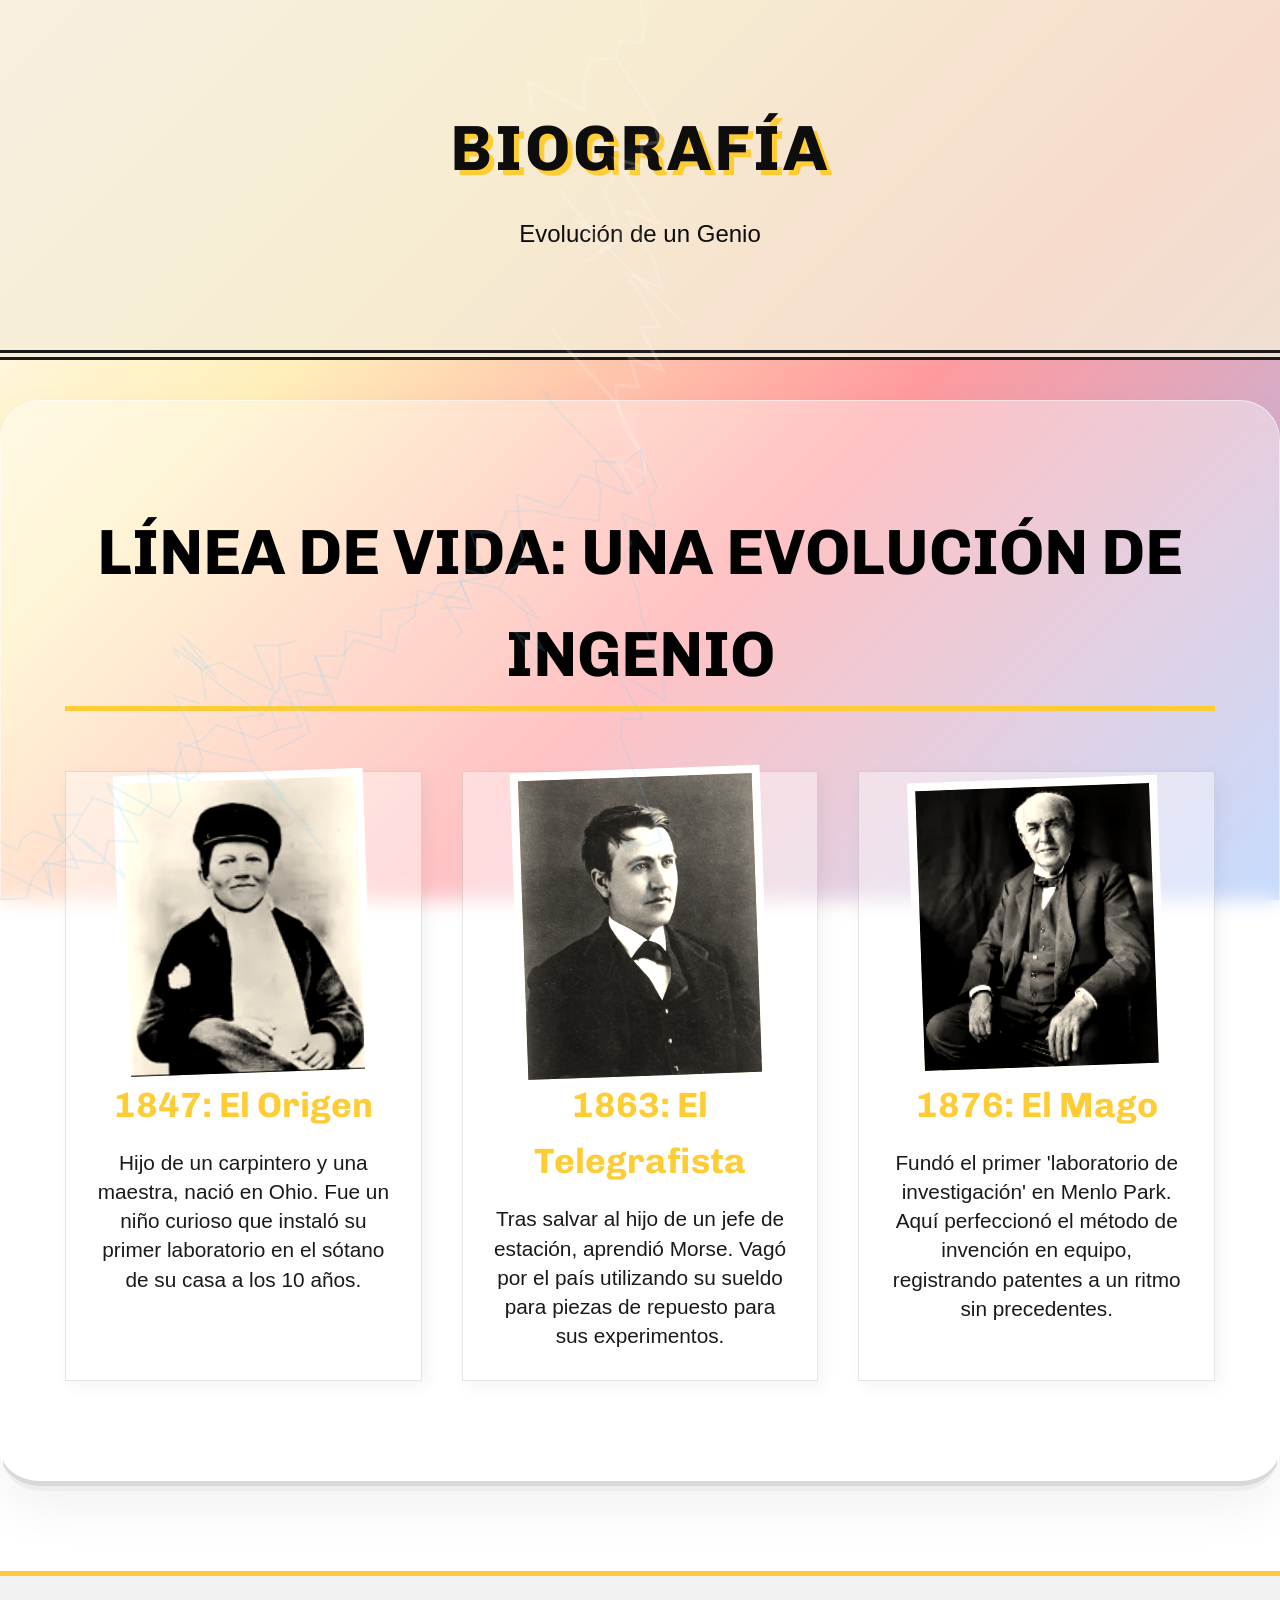
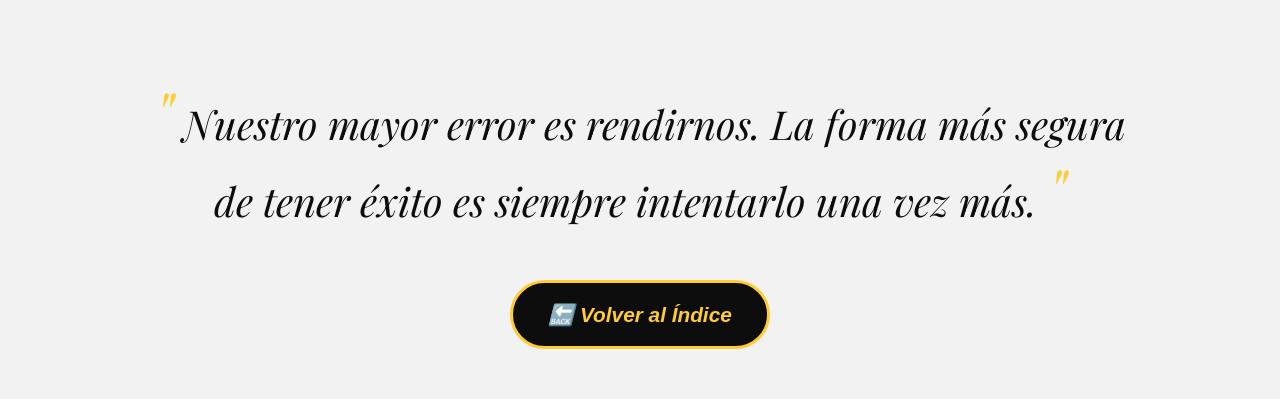
<file: biography.html>
<!DOCTYPE html>
<html lang="es">
<head>
    <meta charset="UTF-8">
    <meta name="viewport" content="width=device-width, initial-scale=1.0">
    <title>Thomas Alva Edison: Biografía</title>
    <link href="https://fonts.googleapis.com/css2?family=Old+Standard+TT:ital,wght@0,400;0,700;1,400&family=Playfair+Display:ital,wght@0,400;0,700;0,900;1,400&family=Chivo:wght@900&display=swap" rel="stylesheet">
    <link rel="stylesheet" href="style.css">
</head>
<body class="slide-page">
    <canvas id="lightning-canvas"></canvas>

    <header class="hero mini">
        <div class="header-content">
            <h1>BIOGRAFÍA</h1>
            <p>Evolución de un Genio</p>
        </div>
    </header>

    <main class="slide-content">
        <section id="biography" class="content-section bio-horizontal">
            <h2 class="section-title-horizontal">Línea de Vida: Una Evolución de Ingenio</h2>
            <div class="horizontal-bio-grid">
                <div class="bio-column">
                    <div class="bio-image-wrapper">
                        <img src="pequeño.webp" alt="Edison Joven" class="vintage-frame mini">
                    </div>
                    <div class="bio-text">
                        <h3>1847: El Origen</h3>
                        <p>Hijo de un carpintero y una maestra, nació en Ohio. Fue un niño curioso que instaló su primer laboratorio en el sótano de su casa a los 10 años.</p>
                    </div>
                </div>

                <div class="bio-column">
                    <div class="bio-image-wrapper">
                        <img src="Thomas-Alva-Edison-man.webp" alt="Edison Telegrafista" class="vintage-frame mini">
                    </div>
                    <div class="bio-text">
                        <h3>1863: El Telegrafista</h3>
                        <p>Tras salvar al hijo de un jefe de estación, aprendió Morse. Vagó por el país utilizando su sueldo para piezas de repuesto para sus experimentos.</p>
                    </div>
                </div>

                <div class="bio-column">
                    <div class="bio-image-wrapper">
                        <img src="foto.webp" alt="Edison El Mago" class="vintage-frame mini">
                    </div>
                    <div class="bio-text">
                        <h3>1876: El Mago</h3>
                        <p>Fundó el primer 'laboratorio de investigación' en Menlo Park. Aquí perfeccionó el método de invención en equipo, registrando patentes a un ritmo sin precedentes.</p>
                    </div>
                </div>
            </div>
        </section>
    </main>

    <footer class="slide-footer">
        <div class="footer-quote">
            Nuestro mayor error es rendirnos. La forma más segura de tener éxito es siempre intentarlo una vez más.
        </div>
        <a href="index.html" class="back-link">🔙 Volver al Índice</a>
    </footer>

    <script src="script.js"></script>
</body>
</html>
</file>
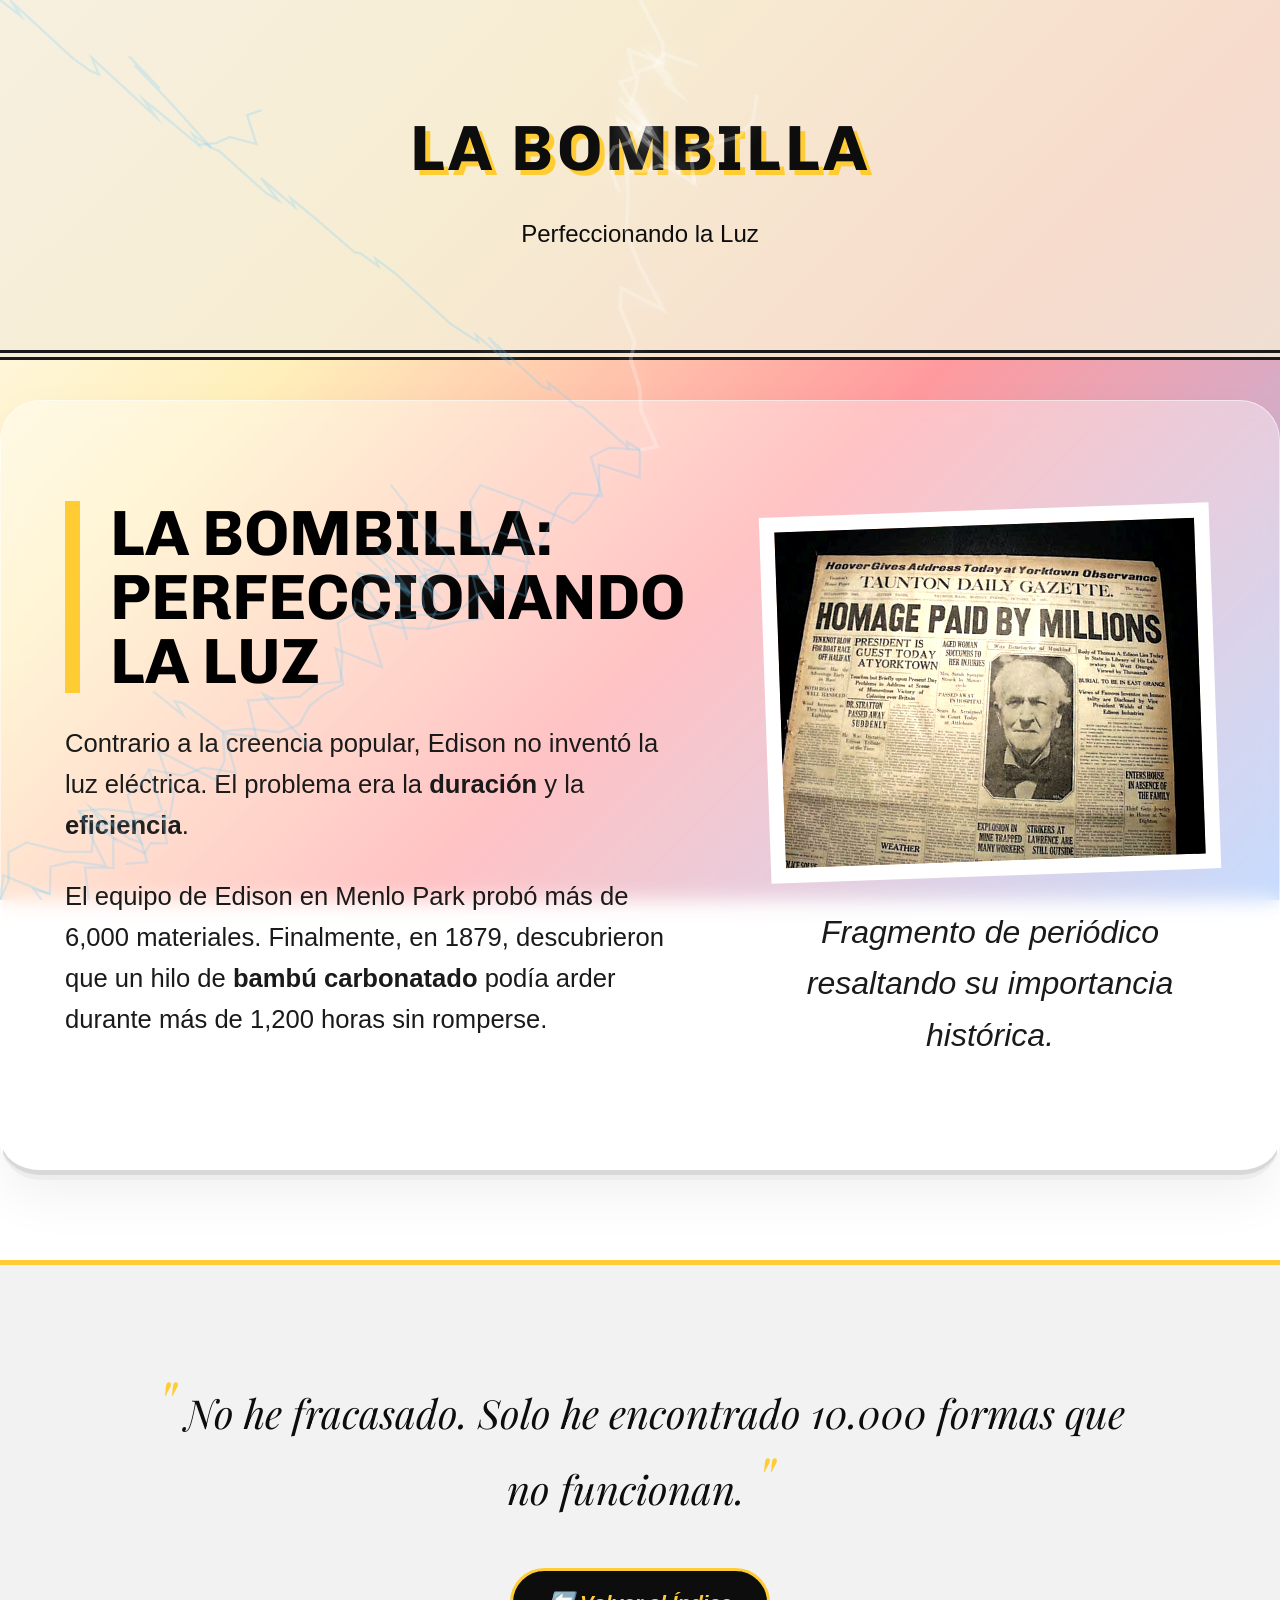
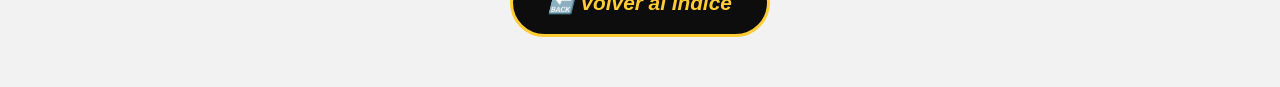
<file: bulb.html>
<!DOCTYPE html>
<html lang="es">
<head>
    <meta charset="UTF-8">
    <meta name="viewport" content="width=device-width, initial-scale=1.0">
    <title>Thomas Alva Edison: La Bombilla</title>
    <link href="https://fonts.googleapis.com/css2?family=Old+Standard+TT:ital,wght@0,400;0,700;1,400&family=Playfair+Display:ital,wght@0,400;0,700;0,900;1,400&family=Chivo:wght@900&display=swap" rel="stylesheet">
    <link rel="stylesheet" href="style.css">
</head>
<body class="slide-page">
    <canvas id="lightning-canvas"></canvas>

    <header class="hero mini">
        <div class="header-content">
            <h1>LA BOMBILLA</h1>
            <p>Perfeccionando la Luz</p>
        </div>
    </header>

    <main class="slide-content">
        <section id="bulb" class="content-section inverted">
            <div class="section-container">
                <div class="image-block">
                    <img src="foto periodico.jpg" alt="Edison y la importancia de la luz" class="vintage-frame">
                    <p class="caption">Fragmento de periódico resaltando su importancia histórica.</p>
                </div>
                <div class="text-block">
                    <h2>LA BOMBILLA: PERFECCIONANDO LA LUZ</h2>
                    <p>Contrario a la creencia popular, Edison no inventó la luz eléctrica. El problema era la <strong>duración</strong> y la <strong>eficiencia</strong>.</p>
                    <p>El equipo de Edison en Menlo Park probó más de 6,000 materiales. Finalmente, en 1879, descubrieron que un hilo de <strong>bambú carbonatado</strong> podía arder durante más de 1,200 horas sin romperse.</p>
                </div>
            </div>
        </section>
    </main>

    <footer class="slide-footer">
        <div class="footer-quote">
            No he fracasado. Solo he encontrado 10.000 formas que no funcionan.
        </div>
        <a href="index.html" class="back-link">🔙 Volver al Índice</a>
    </footer>

    <script src="script.js"></script>
</body>
</html>
</file>
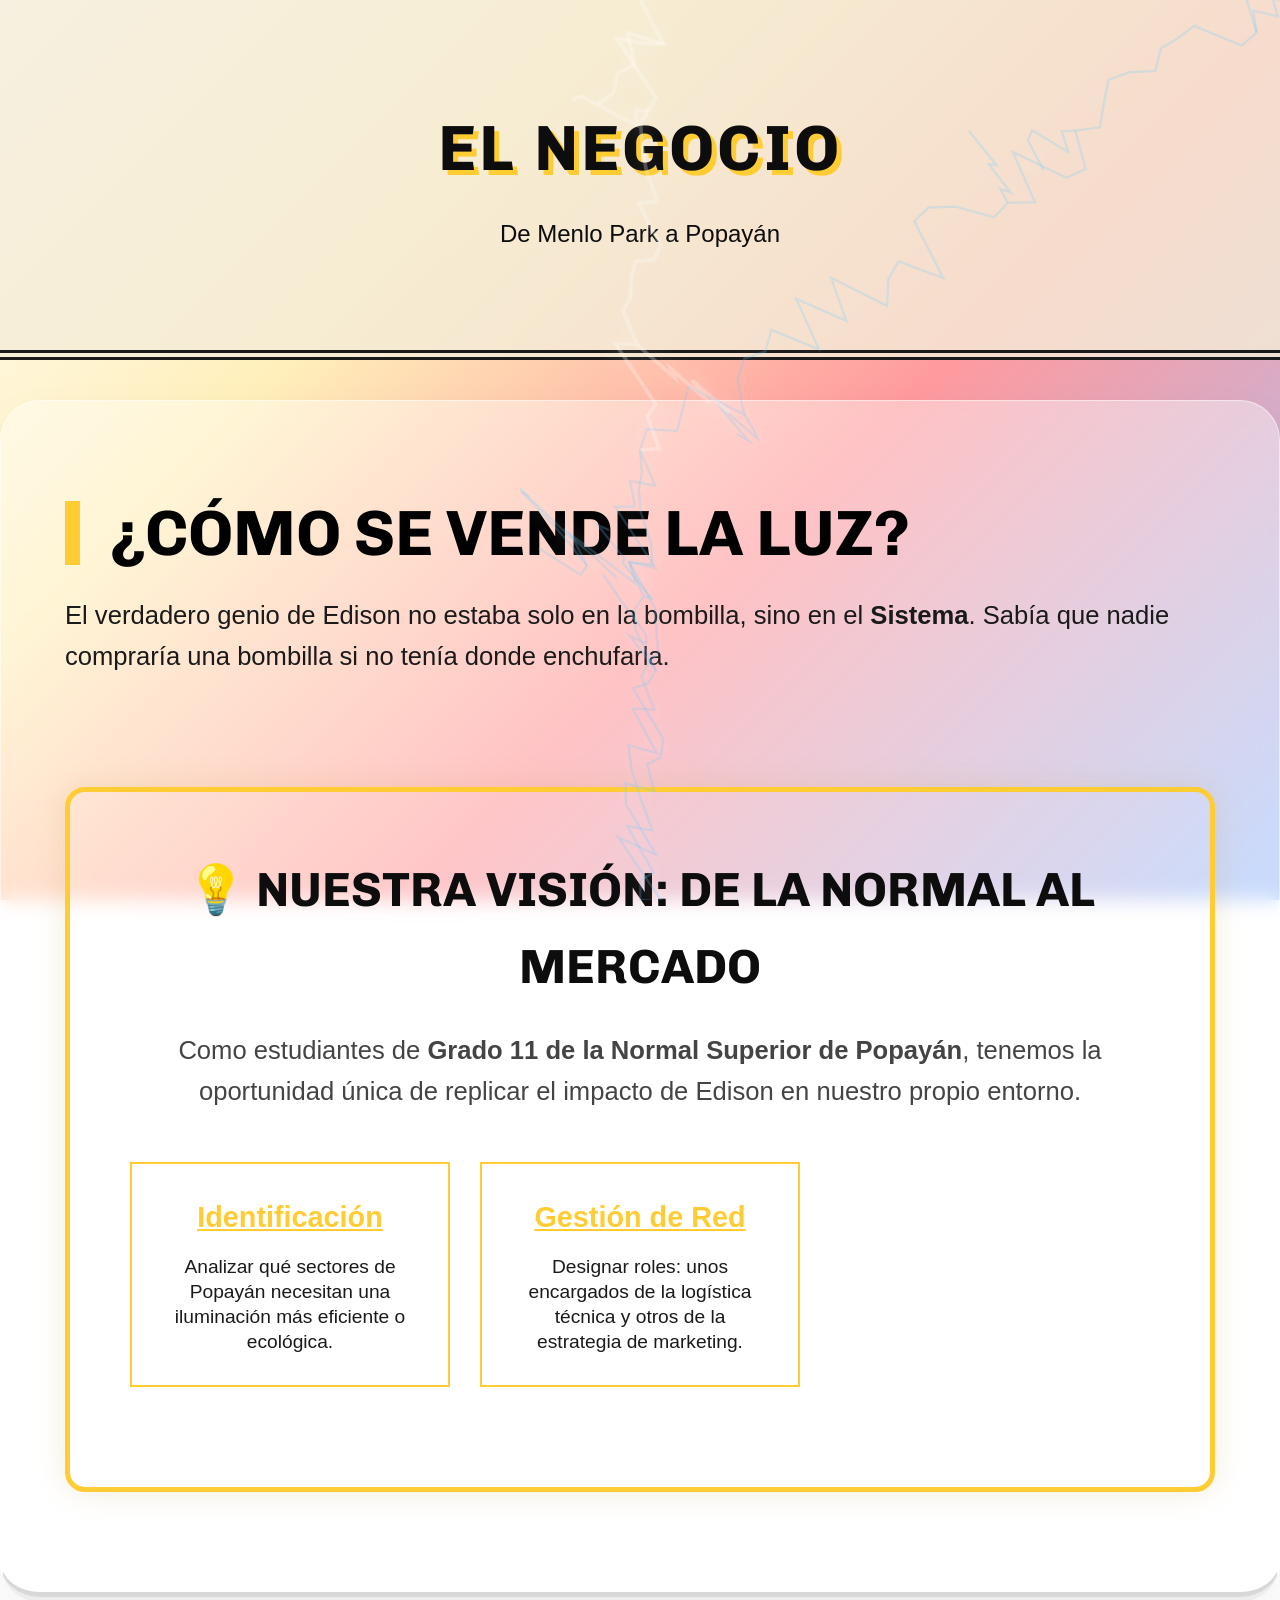
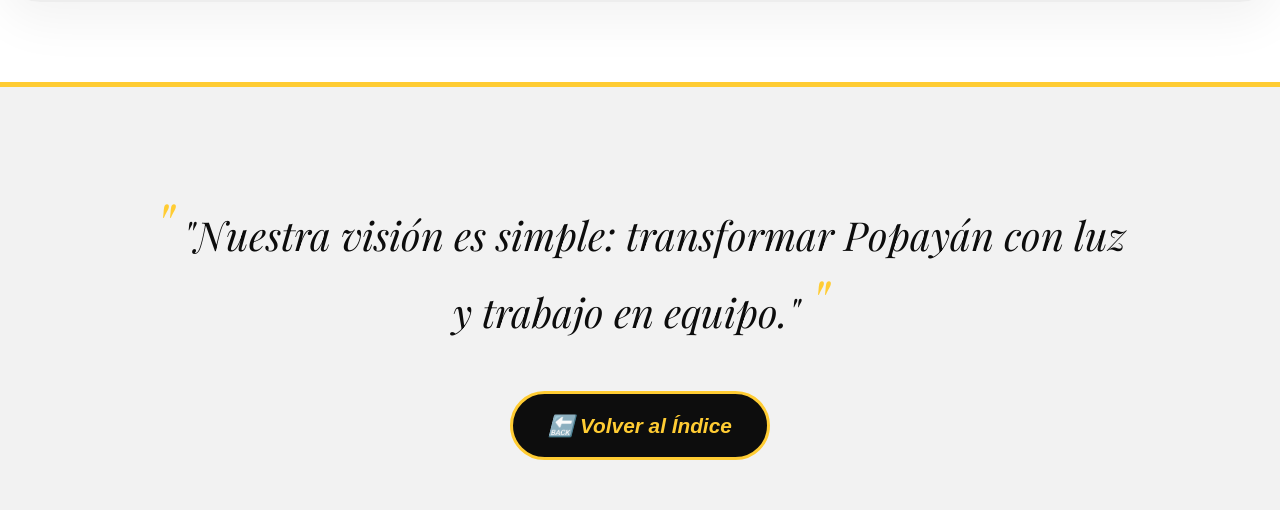
<file: commercialization.html>
<!DOCTYPE html>
<html lang="es">
<head>
    <meta charset="UTF-8">
    <meta name="viewport" content="width=device-width, initial-scale=1.0">
    <title>Thomas Alva Edison: El Negocio y La Normal</title>
    <link href="https://fonts.googleapis.com/css2?family=Old+Standard+TT:ital,wght@0,400;0,700;1,400&family=Playfair+Display:ital,wght@0,400;0,700;0,900;1,400&family=Chivo:wght@900&display=swap" rel="stylesheet">
    <link rel="stylesheet" href="style.css">
</head>
<body class="slide-page">
    <canvas id="lightning-canvas"></canvas>

    <header class="hero mini">
        <div class="header-content">
            <h1>EL NEGOCIO</h1>
            <p>De Menlo Park a Popayán</p>
        </div>
    </header>

    <main class="slide-content">
        <section id="commercialization" class="content-section section-gold">
            <div class="section-container full-width">
                <div class="text-block centered">
                    <h2>¿CÓMO SE VENDE LA LUZ?</h2>
                    <p>El verdadero genio de Edison no estaba solo en la bombilla, sino en el <strong>Sistema</strong>. Sabía que nadie compraría una bombilla si no tenía donde enchufarla.</p>
                </div>
            </div>

            <div class="normal-superior-block">
                <h3>💡 Nuestra Visión: De la Normal al Mercado</h3>
                <p>Como estudiantes de <strong>Grado 11 de la Normal Superior de Popayán</strong>, tenemos la oportunidad única de replicar el impacto de Edison en nuestro propio entorno.</p>
                <div class="normal-grid">
                    <div class="normal-item">
                        <h4>Identificación</h4>
                        <p>Analizar qué sectores de Popayán necesitan una iluminación más eficiente o ecológica.</p>
                    </div>
                    <div class="normal-item">
                        <h4>Gestión de Red</h4>
                        <p>Designar roles: unos encargados de la logística técnica y otros de la estrategia de marketing.</p>
                    </div>
                </div>
            </div>
        </section>
    </main>

    <footer class="slide-footer">
        <div class="footer-quote">
            "Nuestra visión es simple: transformar Popayán con luz y trabajo en equipo."
        </div>
        <a href="index.html" class="back-link">🔙 Volver al Índice</a>
    </footer>

    <script src="script.js"></script>
</body>
</html>
</file>
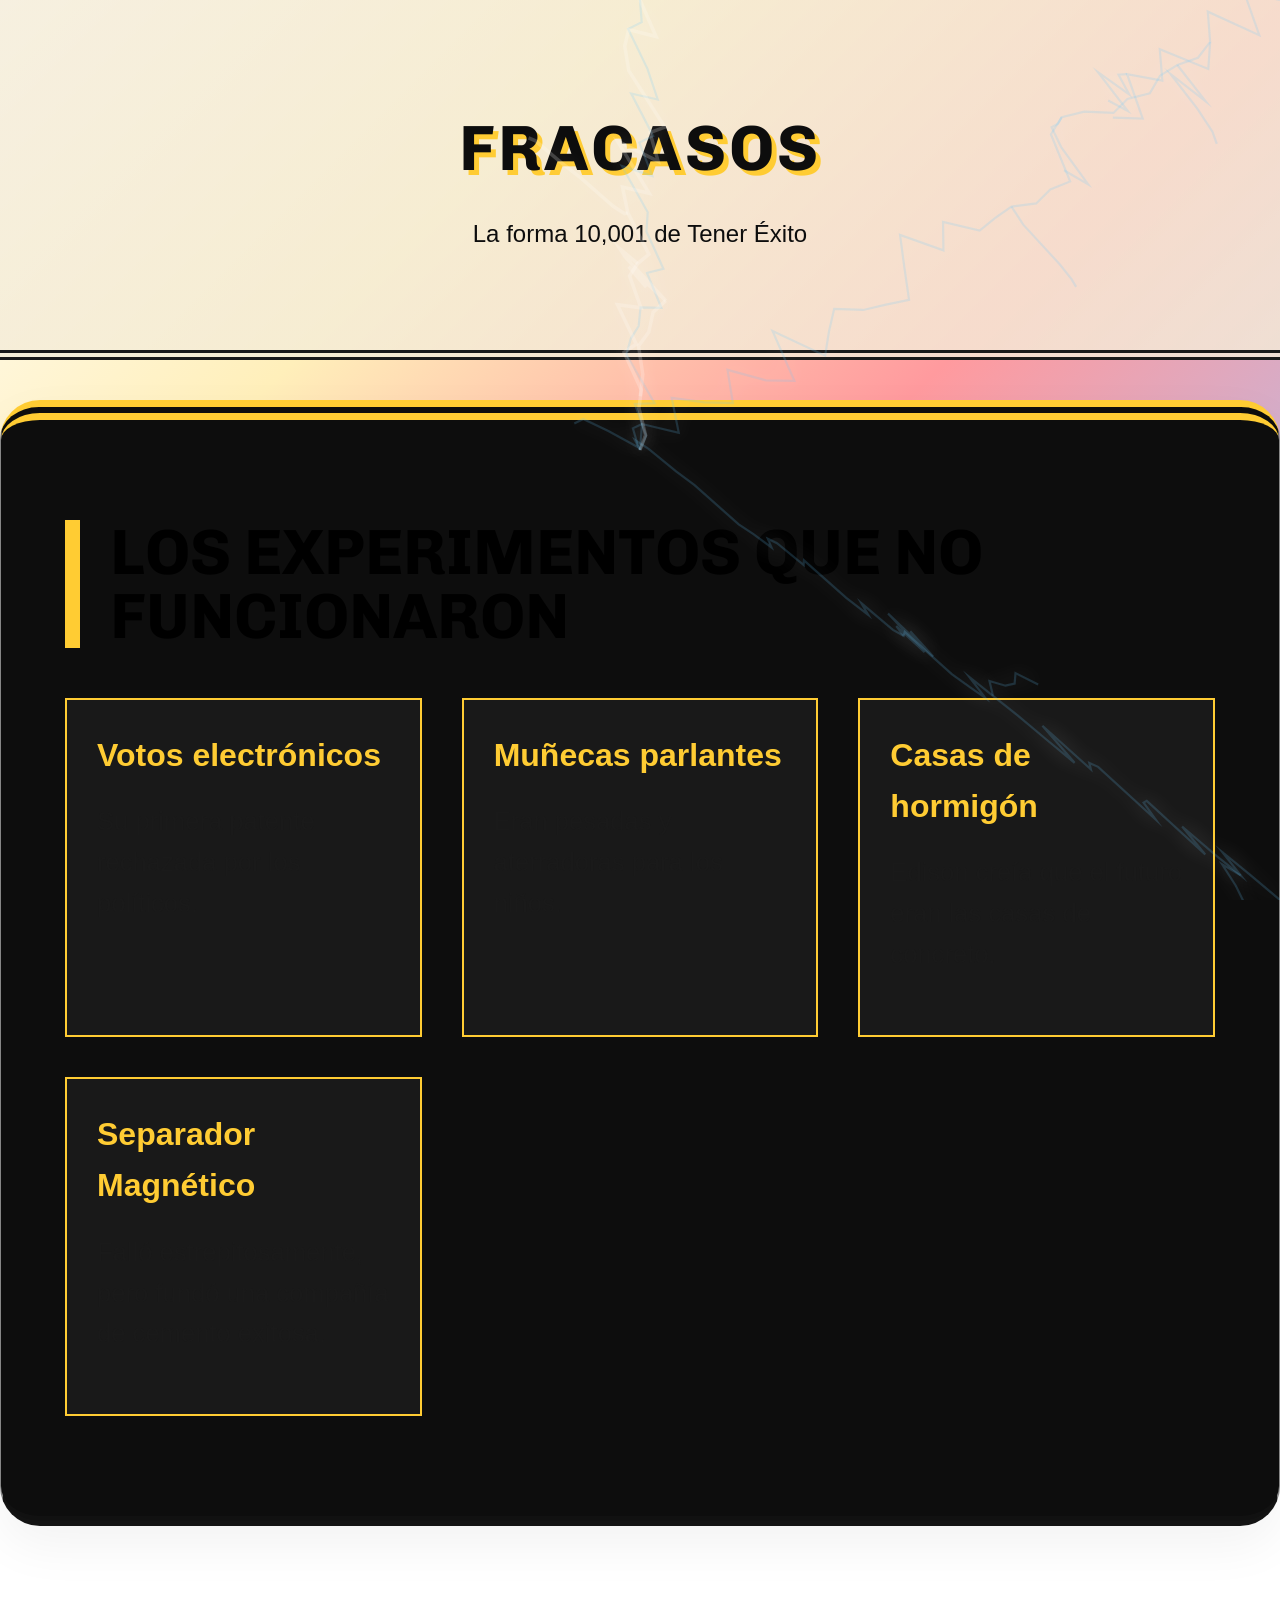
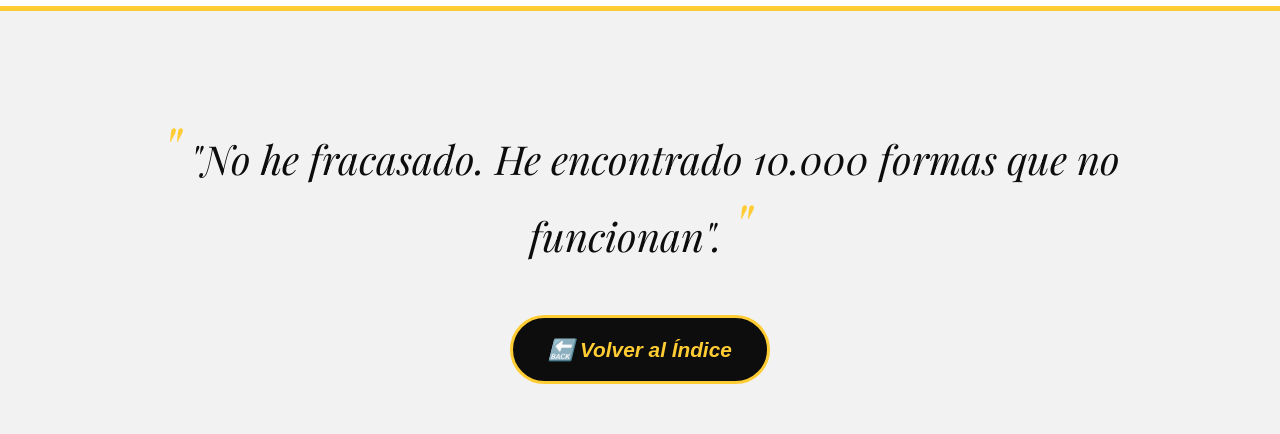
<file: experiments.html>
<!DOCTYPE html>
<html lang="es">
<head>
    <meta charset="UTF-8">
    <meta name="viewport" content="width=device-width, initial-scale=1.0">
    <title>Thomas Alva Edison: Fracasos</title>
    <link href="https://fonts.googleapis.com/css2?family=Old+Standard+TT:ital,wght@0,400;0,700;1,400&family=Playfair+Display:ital,wght@0,400;0,700;0,900;1,400&family=Chivo:wght@900&display=swap" rel="stylesheet">
    <link rel="stylesheet" href="style.css">
</head>
<body class="slide-page">
    <canvas id="lightning-canvas"></canvas>

    <header class="hero mini">
        <div class="header-content">
            <h1>FRACASOS</h1>
            <p>La forma 10,001 de Tener Éxito</p>
        </div>
    </header>

    <main class="slide-content">
        <section id="experiments" class="content-section section-dark">
            <div class="section-container full-width">
                <div class="text-block centered">
                    <h2>LOS EXPERIMENTOS QUE NO FUNCIONARON</h2>
                    <div class="grid-experimentos">
                        <div class="exp-card">
                            <h3>Votos electrónicos</h3>
                            <p>Su primera patente rechazada por los políticos.</p>
                        </div>
                        <div class="exp-card">
                            <h3>Muñecas parlantes</h3>
                            <p>Eran pesadas y aterradoras para los niños.</p>
                        </div>
                        <div class="exp-card">
                            <h3>Casas de hormigón</h3>
                            <p>Edison creía que el futuro eran las casas de concreto.</p>
                        </div>
                        <div class="exp-card">
                            <h3>Separador Magnético</h3>
                            <p>Falló estrepitosamente, pero fundó una compañía de cemento exitosa.</p>
                        </div>
                    </div>
                </div>
            </div>
        </section>
    </main>

    <footer class="slide-footer">
        <div class="footer-quote">
            "No he fracasado. He encontrado 10.000 formas que no funcionan".
        </div>
        <a href="index.html" class="back-link">🔙 Volver al Índice</a>
    </footer>

    <script src="script.js"></script>
</body>
</html>
</file>
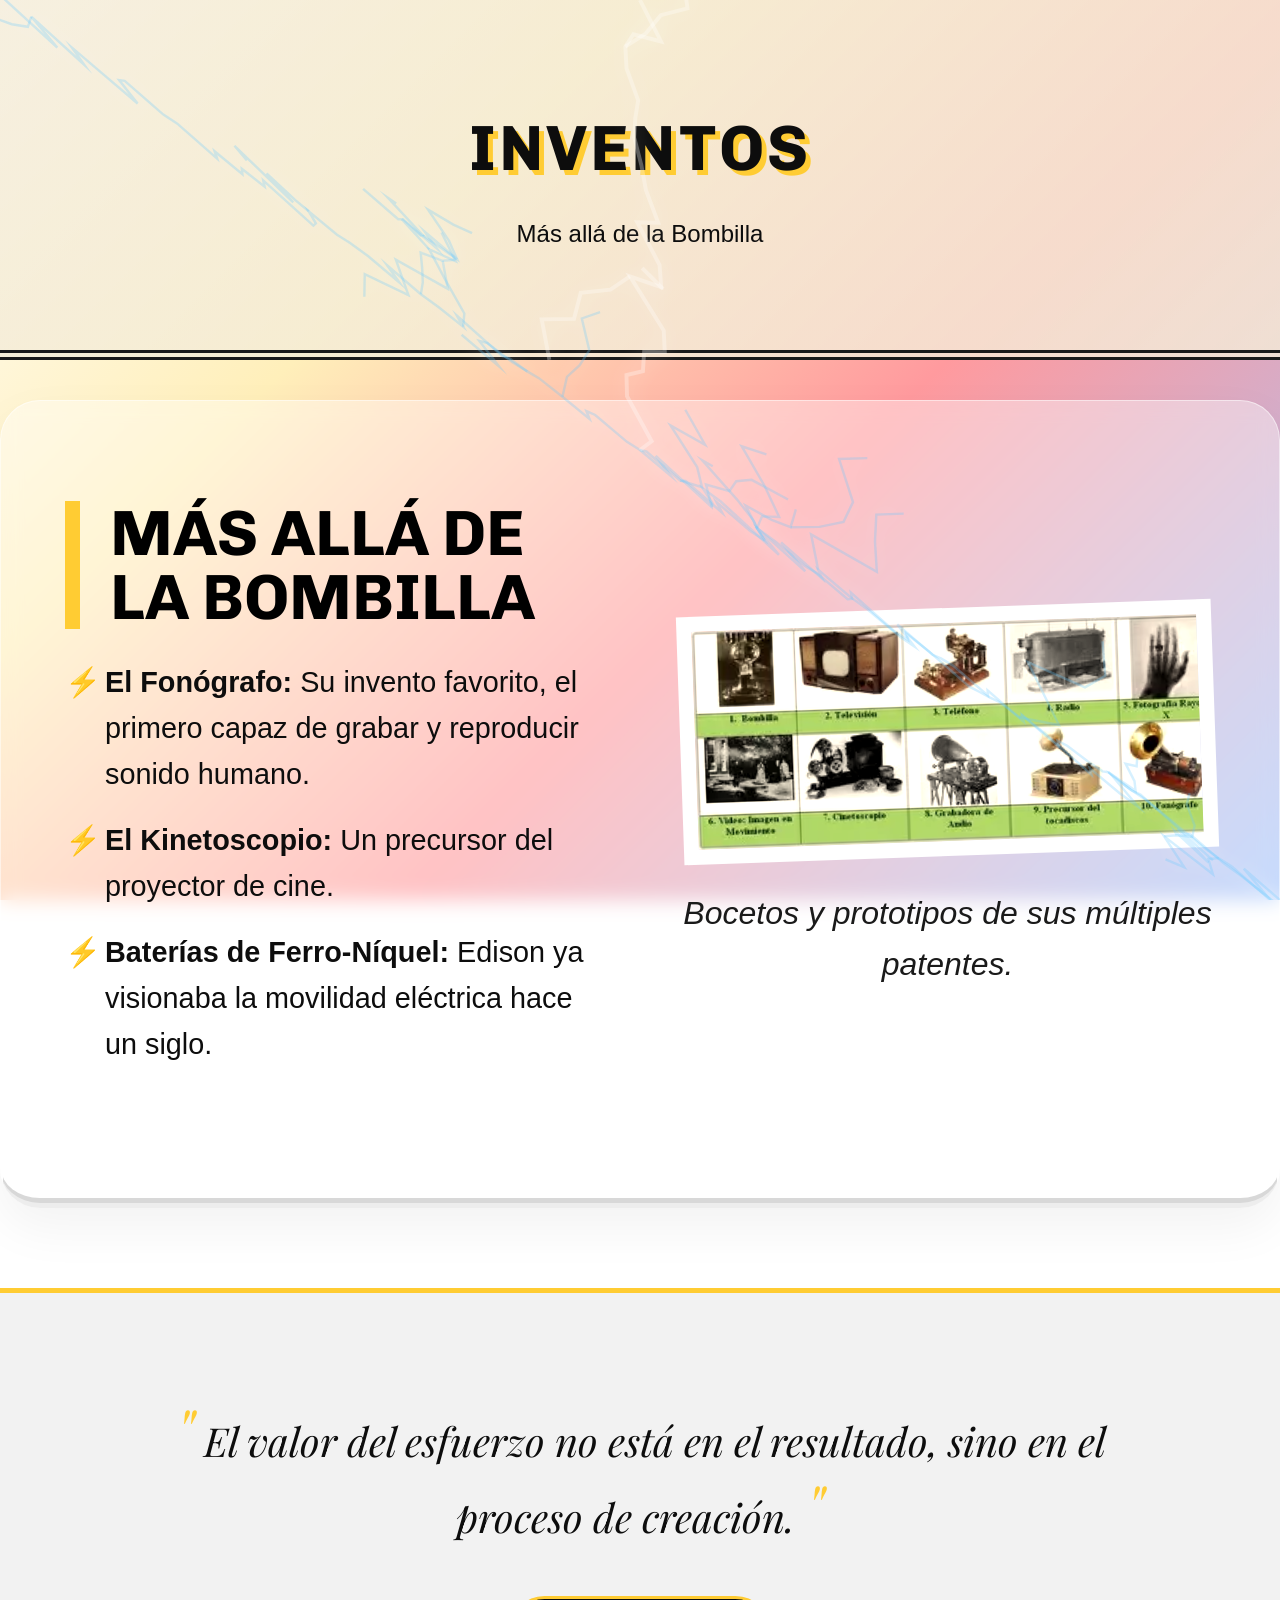
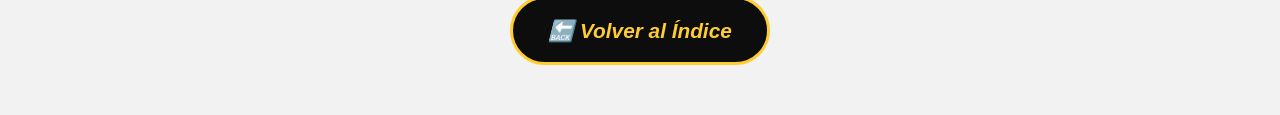
<file: inventions.html>
<!DOCTYPE html>
<html lang="es">
<head>
    <meta charset="UTF-8">
    <meta name="viewport" content="width=device-width, initial-scale=1.0">
    <title>Thomas Alva Edison: Inventos</title>
    <link href="https://fonts.googleapis.com/css2?family=Old+Standard+TT:ital,wght@0,400;0,700;1,400&family=Playfair+Display:ital,wght@0,400;0,700;0,900;1,400&family=Chivo:wght@900&display=swap" rel="stylesheet">
    <link rel="stylesheet" href="style.css">
</head>
<body class="slide-page">
    <canvas id="lightning-canvas"></canvas>

    <header class="hero mini">
        <div class="header-content">
            <h1>INVENTOS</h1>
            <p>Más allá de la Bombilla</p>
        </div>
    </header>

    <main class="slide-content">
        <section id="inventions" class="content-section">
            <div class="section-container">
                <div class="text-block">
                    <h2>MÁS ALLÁ DE LA BOMBILLA</h2>
                    <ul class="large-list">
                        <li><strong>El Fonógrafo:</strong> Su invento favorito, el primero capaz de grabar y reproducir sonido humano.</li>
                        <li><strong>El Kinetoscopio:</strong> Un precursor del proyector de cine.</li>
                        <li><strong>Baterías de Ferro-Níquel:</strong> Edison ya visionaba la movilidad eléctrica hace un siglo.</li>
                    </ul>
                </div>
                <div class="image-block">
                    <img src="inventos2.webp" alt="Otros inventos de Edison" class="vintage-frame">
                    <p class="caption">Bocetos y prototipos de sus múltiples patentes.</p>
                </div>
            </div>
        </section>
    </main>

    <footer class="slide-footer">
        <div class="footer-quote">
            El valor del esfuerzo no está en el resultado, sino en el proceso de creación.
        </div>
        <a href="index.html" class="back-link">🔙 Volver al Índice</a>
    </footer>

    <script src="script.js"></script>
</body>
</html>
</file>
<file: style.css>
:root {
    --parchment: #f4ecd8;
    --dark-ink: #0d0d0d;
    --accent-gold: #ffcc33;
    --border-ink: #1a1a1a;
    --luxury-white: rgba(255, 255, 255, 0.9);
    --glass-background: rgba(255, 255, 255, 0.1);
    --glass-border: rgba(255, 255, 255, 0.2);
    --electric-blue: #0033ff;
}

* {
    margin: 0;
    padding: 0;
    box-sizing: border-box;
}

body {
    background-color: #ffffff; /* Safe fallback */
    color: #0d0d0d; /* Dark text for light backgrounds */
    font-family: 'Outfit', 'Inter', sans-serif;
    font-size: 24px;
    line-height: 1.6;
    overflow-x: hidden;
}

/* STUDENTS GLASS HEADER */
.students-header {
    position: fixed;
    top: 10px;
    /* Reduced from 20px */
    left: 0;
    width: 100%;
    z-index: 20000;
    display: flex;
    justify-content: center;
    pointer-events: none;
}

.glass-shelf {
    background: rgba(0, 0, 0, 0.6);
    backdrop-filter: blur(15px);
    border: 1px solid var(--glass-border);
    padding: 10px 30px;
    border-radius: 100px;
    display: flex;
    align-items: center;
    gap: 20px;
    box-shadow: 0 10px 30px rgba(0, 0, 0, 0.5);
    pointer-events: auto;
}

.label {
    background: var(--accent-gold);
    color: black;
    font-size: 0.8rem;
    font-weight: 900;
    padding: 2px 12px;
    border-radius: 20px;
    letter-spacing: 1px;
}

.names-shelf {
    color: white;
    font-size: 1rem;
    font-weight: 500;
    display: flex;
    gap: 15px;
    opacity: 0.9;
}

.names-shelf span:not(:last-child)::after {
    content: "•";
    margin-left: 10px;
    color: var(--accent-gold);
}

/* LANDING PORTAL - LUXURY VERSION */
#landing-portal {
    position: fixed;
    top: 0;
    left: 0;
    width: 100vw;
    height: 100vh;
    z-index: 10000;
    background: radial-gradient(circle at center, #1a1a40 0%, #0d0d0d 100%);
    display: flex;
    flex-direction: column;
    align-items: center;
    transition: transform 1.2s cubic-bezier(0.77, 0, 0.175, 1), opacity 1s;
    overflow-y: auto;
    overflow-x: hidden;
    scroll-behavior: smooth;
}

/* VIDEO CROP 1/3 */
#video-section {
    width: 100%;
    height: 20vh;
    /* Reduced from 30vh for an even tighter look */
    flex-shrink: 0;
    position: relative;
    border-bottom: 3px solid var(--accent-gold);
    box-shadow: 0 5px 20px rgba(0, 0, 0, 0.8);
    margin-top: 0;
}

.video-crop {
    width: 100%;
    height: 100%;
    overflow: hidden;
    position: relative;
}

#edison-video {
    width: 100%;
    height: 300%;
    /* Triple height to handle crop */
    object-fit: cover;
    object-position: center top;
    /* Shows the top 1/3 */
}

.video-overlay {
    position: absolute;
    top: 0;
    left: 0;
    width: 100%;
    height: 100%;
    background: linear-gradient(rgba(0, 0, 0, 0.2), transparent, rgba(13, 13, 13, 1));
}

#landing-portal.zoomed {
    transform: scale(8) rotate(15deg);
    opacity: 0;
    pointer-events: none;
}

.portal-main-content {
    position: relative;
    z-index: 10;
    text-align: center;
    width: 100%;
    padding-top: 20px;
    /* Heavily reduced from 50px */
    padding-bottom: 100px;
}

.luxury-badge {
    color: var(--accent-gold);
    font-size: 0.9rem;
    /* Slightly smaller */
    font-weight: bold;
    letter-spacing: 5px;
    margin-bottom: 10px;
    /* Reduced from 20px */
    border-bottom: 1px solid var(--accent-gold);
    display: inline-block;
    padding-bottom: 5px;
}

.portal-header h1 {
    font-family: 'Chivo', sans-serif;
    font-size: 6rem;
    font-weight: 900;
    margin-bottom: 5px;
    letter-spacing: -2px;
    color: #ffcc00; /* Light bulb yellow */
    text-shadow: 
        0 0 10px #ffcc00, 
        0 0 20px #ffcc00, 
        0 0 40px #ffcc00, 
        0 0 80px rgba(255, 204, 0, 0.4);
    animation: flickerBulb 3s infinite;
}

@keyframes flickerBulb {
    0%, 100% { opacity: 1; text-shadow: 0 0 20px #ffcc00, 0 0 40px #ffcc00; }
    92% { opacity: 1; text-shadow: 0 0 20px #ffcc00, 0 0 40px #ffcc00; }
    93% { opacity: 0.7; text-shadow: none; }
    94% { opacity: 1; text-shadow: 0 0 20px #ffcc00, 0 0 40px #ffcc00; }
    95% { opacity: 0.5; text-shadow: none; }
    96% { opacity: 1; text-shadow: 0 0 20px #ffcc00, 0 0 40px #ffcc00; }
}

.portal-header p {
    font-size: 2.2rem;
    font-style: italic;
    color: #dfdfdf;
    margin-bottom: 60px;
    font-family: 'Playfair Display', serif;
}

.portal-grid {
    display: flex;
    gap: 40px;
    padding: 40px;
    justify-content: center;
    width: 100%;
    perspective: 1000px;
}

.portal-card {
    position: relative;
    width: 280px;
    height: 420px;
    background: rgba(255, 255, 255, 0.05);
    border: 1px solid var(--glass-border);
    backdrop-filter: blur(10px);
    border-radius: 30px;
    overflow: hidden;
    cursor: pointer;
    box-shadow: 0 30px 60px rgba(0, 0, 0, 0.5);
    transition: all 0.5s cubic-bezier(0.23, 1, 0.32, 1);
    animation: floating 6s ease-in-out infinite;
}

@keyframes floating {

    0%,
    100% {
        transform: translateY(0) rotate(0deg);
    }

    50% {
        transform: translateY(-30px) rotate(2deg);
    }
}

/* Stagger animations for cards */
.portal-card:nth-child(2) {
    animation-delay: 0.5s;
}

.portal-card:nth-child(3) {
    animation-delay: 1s;
}

.portal-card:nth-child(4) {
    animation-delay: 0.7s;
}

.portal-card:nth-child(5) {
    animation-delay: 1.2s;
}

.portal-card:hover {
    transform: translateY(-50px) scale(1.1) rotateX(10deg);
    border-color: var(--accent-gold);
    box-shadow: 0 50px 100px rgba(255, 204, 51, 0.3);
}

.card-image {
    width: 100%;
    height: 60%;
    background-size: cover;
    background-position: center;
    filter: brightness(0.6) sepia(0.5);
    transition: filter 0.5s;
    border-bottom: 1px solid var(--glass-border);
}

.portal-card:hover .card-image {
    filter: brightness(1) sepia(0);
}

.card-overlay {
    height: 40%;
    background: rgba(0, 0, 0, 0.4);
    color: white;
    padding: 25px;
    display: flex;
    flex-direction: column;
    justify-content: center;
}

.card-overlay h2 {
    font-family: 'Playfair Display', serif;
    font-size: 2.5rem;
    margin-bottom: 5px;
}

.card-overlay p {
    font-size: 1.1rem;
    color: var(--accent-gold);
    text-transform: uppercase;
    letter-spacing: 2px;
}

#back-to-portal,
.back-link {
    display: inline-block;
    padding: 15px 35px;
    background: var(--dark-ink);
    color: var(--accent-gold);
    border: 3px solid var(--accent-gold);
    border-radius: 50px;
    font-size: 1.3rem;
    font-weight: bold;
    cursor: pointer;
    text-decoration: none;
    transition: all 0.3s cubic-bezier(0.175, 0.885, 0.32, 1.275);
    margin-top: 20px;
}

#back-to-portal:hover,
.back-link:hover {
    background: var(--accent-gold);
    color: var(--dark-ink);
    box-shadow: 0 0 30px var(--accent-gold);
    transform: scale(1.1) rotate(-2deg);
}

/* ZOOM OUT ANIMATION FOR SUBPAGES */
body.zoom-out-ani {
    transform-origin: center center;
    animation: zoomOutEffect 0.8s cubic-bezier(0.77, 0, 0.175, 1) forwards;
    pointer-events: none;
}

@keyframes zoomOutEffect {
    0% {
        transform: scale(1);
        opacity: 1;
        filter: blur(0);
    }

    100% {
        transform: scale(0.3);
        opacity: 0;
        filter: blur(10px);
    }
}

.slide-footer {
    padding: 100px 5% 50px 5%;
    background: rgba(0, 0, 0, 0.05);
    text-align: center;
    border-top: 5px solid var(--accent-gold);
    margin-top: 80px;
}

.footer-quote {
    font-family: 'Playfair Display', serif;
    font-size: 2.5rem;
    font-style: italic;
    color: var(--dark-ink);
    margin-bottom: 30px;
    max-width: 1000px;
    margin-left: auto;
    margin-right: auto;
    line-height: 1.2;
}

.footer-quote::before,
.footer-quote::after {
    content: '"';
    color: var(--accent-gold);
    font-size: 4rem;
}

/* MINI HERO FOR SUBPAGES */
.hero.mini {
    height: 40vh;
    min-height: 300px;
    border-bottom: 10px double var(--border-ink);
    background-image:
        linear-gradient(rgba(244, 236, 216, 0.8), rgba(244, 236, 216, 0.8)),
        url('https://www.transparenttextures.com/patterns/old-paper.png');
}

.hero.mini h1 {
    font-size: 4rem;
}

/* SLIDE CONTENT ANIMATION */
.slide-content {
    animation: slideIn 1s ease-out;
}

@keyframes slideIn {
    from {
        opacity: 0;
        transform: translateY(50px);
    }

    to {
        opacity: 1;
        transform: translateY(0);
    }
}

.slide-page {
    background: linear-gradient(135deg, #ffffff 0%, #ffefba 30%, #ff9a9e 60%, #a1c4fd 100%);
    background-attachment: fixed;
    min-height: 100vh;
}

.content-section {
    background: rgba(255, 255, 255, 0.4);
    backdrop-filter: blur(10px);
    border-radius: 40px;
    margin: 40px auto;
    padding: 60px;
    max-width: 1400px;
    border: 1px solid rgba(255,255,255,0.5);
    box-shadow: 0 20px 50px rgba(0,0,0,0.05);
}

.content-section h2, .content-section h3 {
    color: #000000;
    text-shadow: none;
}

.content-section p {
    color: #1a1a1a;
    font-size: 2rem; /* Keeping it large as requested earlier */
    font-weight: 500;
}

/* KINETOSCOPIO ANIMATIONS */
@keyframes flicker {
    0% {
        opacity: 0.97;
        transform: translateX(1px);
    }

    10% {
        opacity: 1;
        transform: translateX(-1px);
    }

    20% {
        opacity: 0.98;
        transform: translateY(1px);
    }

    30% {
        opacity: 0.95;
    }

    40% {
        opacity: 1;
    }

    50% {
        opacity: 0.99;
        transform: translateX(2px);
    }

    60% {
        opacity: 0.96;
    }

    70% {
        opacity: 1;
        transform: translateY(-1px);
    }

    80% {
        opacity: 0.98;
    }

    90% {
        opacity: 1;
    }

    100% {
        opacity: 0.97;
    }
}

#lightning-canvas {
    position: fixed;
    top: 0;
    left: 0;
    width: 100vw;
    height: 100vh;
    pointer-events: none;
    z-index: 9999;
}

/* HERO SECTION */
.hero {
    height: 100vh;
    display: flex;
    flex-direction: column;
    justify-content: center;
    align-items: center;
    position: relative;
    text-align: center;
    border-bottom: 20px double var(--border-ink);
    animation: flicker 4s infinite;
}

.hero h1 {
    font-family: 'Chivo', sans-serif;
    font-size: 8rem;
    letter-spacing: 0.2rem;
    margin-bottom: 1rem;
    text-shadow: 5px 5px 0 var(--accent-gold);
}

.hero .subtitle {
    font-family: 'Playfair Display', serif;
    font-size: 2.5rem;
    font-style: italic;
    color: var(--accent-gold);
    max-width: 800px;
    background: rgba(0, 0, 0, 0.05);
    padding: 10px 40px;
}

.scroll-hint {
    position: absolute;
    bottom: 50px;
    font-size: 1.2rem;
    text-transform: uppercase;
    letter-spacing: 3px;
    opacity: 0.7;
    animation: bounce 2s infinite;
}

@keyframes bounce {

    0%,
    20%,
    50%,
    80%,
    100% {
        transform: translateY(0);
    }

    40% {
        transform: translateY(-10px);
    }

    60% {
        transform: translateY(-5px);
    }
}

/* NAVIGATION */
.sticky-nav {
    position: sticky;
    top: 0;
    background: var(--dark-ink);
    color: var(--parchment);
    padding: 20px 0;
    z-index: 100;
    box-shadow: 0 5px 15px rgba(0, 0, 0, 0.5);
    border-bottom: 5px solid var(--accent-gold);
}

.sticky-nav ul {
    display: flex;
    justify-content: center;
    list-style: none;
    gap: 40px;
}

.sticky-nav a {
    color: inherit;
    text-decoration: none;
    font-size: 1.4rem;
    font-weight: bold;
    text-transform: uppercase;
    transition: color 0.3s, transform 0.3s;
}

.sticky-nav a:hover {
    color: var(--accent-gold);
    transform: scale(1.1);
}

/* CONTENT SECTIONS */
.content-section {
    padding: 100px 5%;
    border-bottom: 10px groove rgba(0, 0, 0, 0.1);
    min-height: 80vh;
    display: flex;
    flex-direction: column;
    justify-content: center;
}

.bio-horizontal {
    text-align: center;
}

.section-title-horizontal {
    font-family: 'Chivo', sans-serif;
    font-size: 4rem;
    margin-bottom: 60px;
    text-transform: uppercase;
    color: var(--dark-ink);
    border-bottom: 5px solid var(--accent-gold);
    display: inline-block;
}

.horizontal-bio-grid {
    display: flex;
    gap: 40px;
    justify-content: space-between;
    align-items: stretch;
    width: 100%;
}

.bio-column {
    flex: 1;
    background: rgba(255, 255, 255, 0.4);
    padding: 30px;
    border: 1px solid rgba(0, 0, 0, 0.1);
    box-shadow: 5px 5px 15px rgba(0, 0, 0, 0.05);
    display: flex;
    flex-direction: column;
    transition: transform 0.3s cubic-bezier(0.175, 0.885, 0.32, 1.275);
}

.bio-column:hover {
    transform: translateY(-20px) scale(1.02);
    background: rgba(255, 255, 255, 0.7);
    z-index: 10;
}

.bio-image-wrapper {
    margin-bottom: 25px;
    height: 250px;
    display: flex;
    align-items: center;
    justify-content: center;
}

.bio-text h3 {
    font-size: 2.2rem;
    color: var(--accent-gold);
    margin-bottom: 15px;
    font-family: 'Chivo', sans-serif;
}

.bio-text p {
    font-size: 1.3rem !important;
    line-height: 1.4;
}

.vintage-frame.mini {
    max-width: 250px;
    border-width: 8px;
}

.section-container {
    max-width: 1400px;
    margin: 0 auto;
    display: flex;
    gap: 80px;
    align-items: center;
}

.section-container.full-width {
    display: block;
}

.inverted .section-container {
    flex-direction: row-reverse;
}

.text-block {
    flex: 1;
}

.text-block h2 {
    font-family: 'Chivo', sans-serif;
    font-size: 4rem;
    margin-bottom: 30px;
    border-left: 15px solid var(--accent-gold);
    padding-left: 30px;
    line-height: 1;
}

.text-block p {
    margin-bottom: 30px;
    font-size: 1.6rem;
}

.image-block {
    flex: 1;
    text-align: center;
}

.vintage-frame {
    width: 100%;
    max-width: 600px;
    height: auto;
    border: 15px solid white;
    box-shadow: var(--vintage-shadow);
    padding: 0;
    transform: rotate(-2deg);
    transition: transform 0.5s;
    filter: sepia(0.3) contrast(1.1);
}

.vintage-frame:hover {
    transform: rotate(0deg) scale(1.05);
}

.caption {
    margin-top: 20px;
    font-style: italic;
    font-size: 1.1rem;
    color: #666;
}

.info-box {
    margin-top: 50px;
    padding: 40px;
    background: rgba(200, 161, 77, 0.1);
    border: 3px dashed var(--accent-gold);
    border-radius: 10px;
}

.large-list {
    margin: 30px 0;
    list-style: none;
}

.large-list li {
    font-size: 1.8rem;
    margin-bottom: 20px;
    padding-left: 40px;
    position: relative;
}

.large-list li::before {
    content: "⚡";
    position: absolute;
    left: 0;
    color: var(--accent-gold);
}

/* EXPERIMENTS SECTION GRID */
.section-dark {
    background-color: var(--dark-ink);
    color: var(--parchment);
    border-top: 20px double var(--accent-gold);
}

.grid-experimentos {
    display: grid;
    grid-template-columns: repeat(auto-fit, minmax(300px, 1fr));
    gap: 40px;
    margin-top: 50px;
}

.exp-card {
    background: rgba(255, 255, 255, 0.05);
    padding: 30px;
    border: 2px solid var(--accent-gold);
    transition: background 0.3s, transform 0.3s;
}

.exp-card:hover {
    background: rgba(255, 255, 255, 0.1);
    transform: translateY(-10px);
}

.exp-card h3 {
    font-size: 2rem;
    margin-bottom: 20px;
    color: var(--accent-gold);
}

/* FOOTER */
footer {
    padding: 80px 20px;
    background: #1a1a1a;
    color: white;
    text-align: center;
    font-size: 1.8rem;
    font-style: italic;
}

/* BLOQUE PERSONALIZADO: LA NORMAL SUPERIOR */
.normal-superior-block {
    margin-top: 80px;
    padding: 60px;
    border: 5px solid var(--accent-gold);
    background: rgba(255, 255, 255, 0.05);
    /* Slight separation if in section-gold */
    text-align: center;
    border-radius: 20px;
    box-shadow: 0 0 30px rgba(200, 161, 77, 0.2);
}

.normal-superior-block h3 {
    font-size: 3rem;
    color: var(--dark-ink);
    margin-bottom: 25px;
    font-family: 'Chivo', sans-serif;
    text-transform: uppercase;
}

.normal-superior-block>p {
    font-size: 1.6rem;
    max-width: 1000px;
    margin: 0 auto 50px auto;
    color: #444;
}

.normal-grid {
    display: grid;
    grid-template-columns: repeat(3, 1fr);
    gap: 30px;
    margin-bottom: 40px;
}

.normal-item {
    background: white;
    padding: 30px;
    border: 2px solid var(--accent-gold);
    transition: transform 0.3s;
}

.normal-item:hover {
    transform: scale(1.05);
}

.normal-item h4 {
    font-size: 1.8rem;
    margin-bottom: 15px;
    color: var(--accent-gold);
    text-decoration: underline;
}

.normal-item p {
    font-size: 1.2rem !important;
    line-height: 1.3;
}

.final-quote {
    font-family: 'Playfair Display', serif;
    font-size: 2.2rem !important;
    font-style: italic;
    color: var(--accent-gold);
    border-top: 2px solid var(--accent-gold);
    display: inline-block;
    padding-top: 20px;
    margin-top: 20px;
}

/* RESPONSIVE */
@media (max-width: 1100px) {
    .section-container {
        flex-direction: column !important;
        gap: 50px;
    }

    .hero h1 {
        font-size: 4rem;
    }

    .text-block h2 {
        font-size: 3rem;
    }

    .normal-grid {
        grid-template-columns: 1fr;
    }
}
</file>
